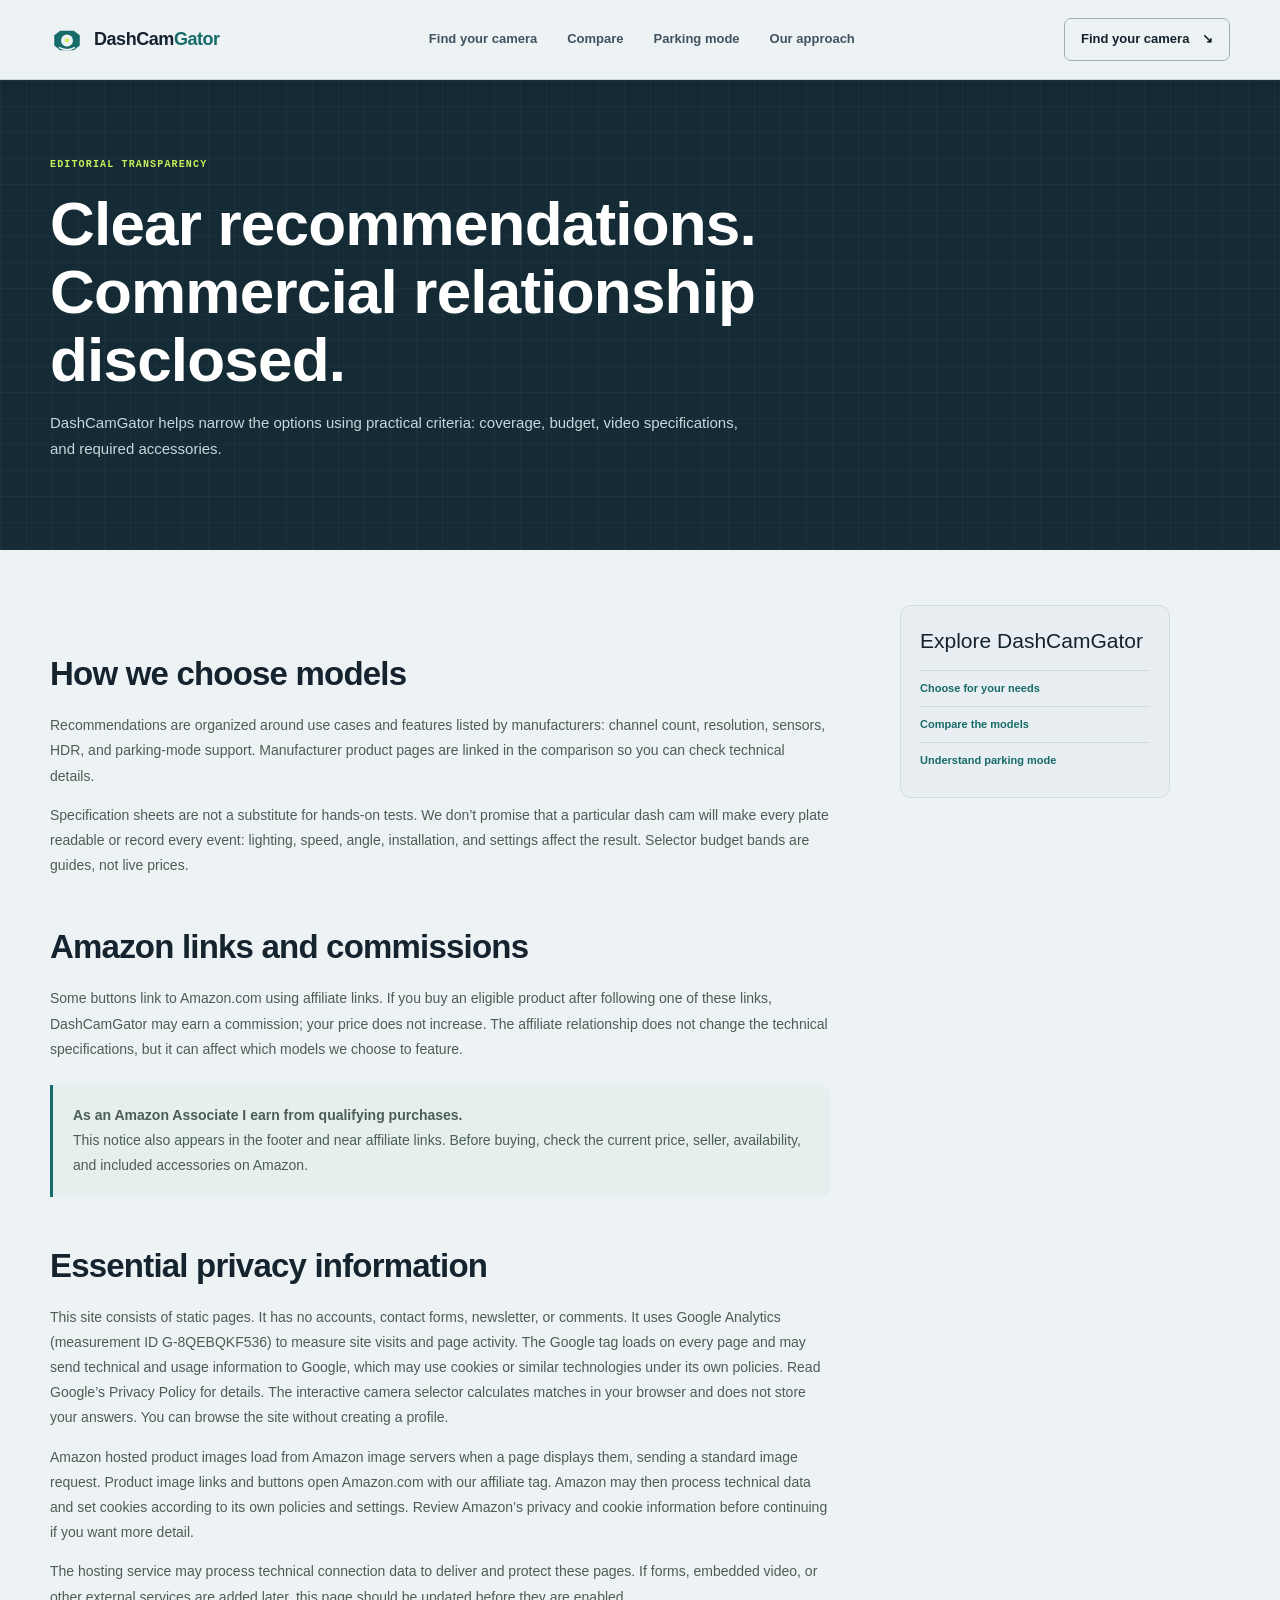
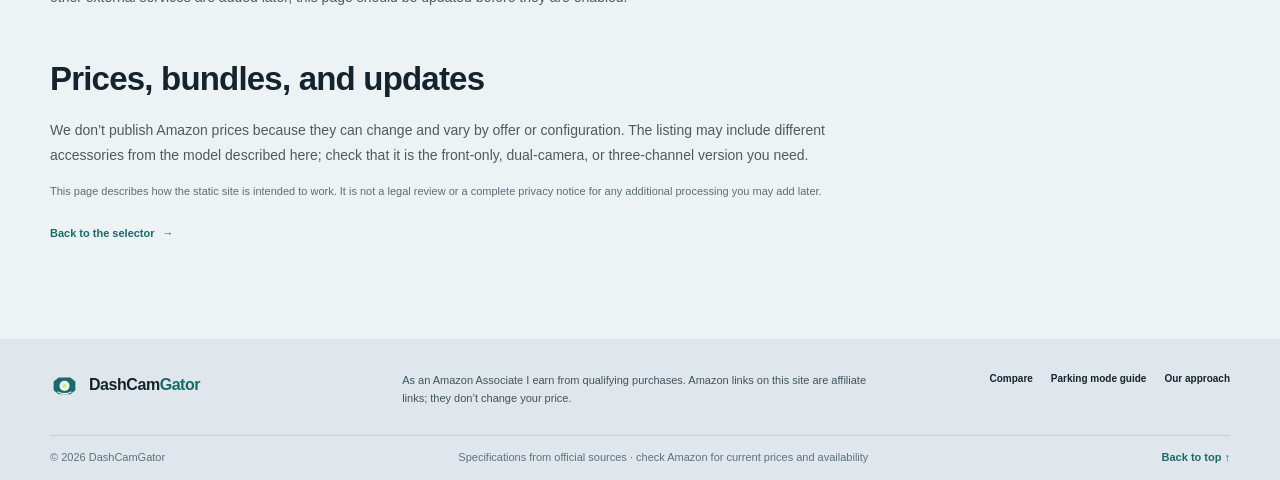
<file: transparency.html>
<!doctype html>
<html lang="en">
<head>
  <meta charset="utf-8"><meta name="viewport" content="width=device-width, initial-scale=1"><meta name="theme-color" content="#142a35">
  <title>Our Approach and Amazon Affiliates | DashCamGator</title>
  <meta name="description" content="How DashCamGator selects dash cams, how Amazon affiliate links work, and what tools this site uses.">
  <link rel="canonical" href="https://dashcamgator.com/transparency.html"><link rel="stylesheet" href="assets/site.css"><script src="assets/site.js" defer></script>
  <link rel="icon" href="/favicon.ico" sizes="16x16 32x32 48x48">
  <link rel="icon" href="/assets/favicon.svg" type="image/svg+xml" sizes="any">
  <link rel="apple-touch-icon" href="/assets/apple-touch-icon.png" sizes="180x180">
  <!-- Google tag (gtag.js) -->
  <script async src="https://www.googletagmanager.com/gtag/js?id=G-8QEBQKF536"></script>
  <script>
    window.dataLayer = window.dataLayer || [];
    function gtag(){dataLayer.push(arguments);}
    gtag('js', new Date());
    gtag('config', 'G-8QEBQKF536');
  </script>
</head>
<body>
  <a class="skip-link" href="#content">Skip to content</a>
  <header class="site-header"><a class="brand" href="index.html" aria-label="DashCamGator home"><span class="brand-mark" aria-hidden="true"><svg viewBox="0 0 40 40"><path d="M5 14.5 12 9h16l7 5.5v12L28 32H12l-7-5.5z"/><circle cx="20" cy="20.5" r="7"/><circle class="brand-pupil" cx="20" cy="20.5" r="2.5"/><path class="brand-smile" d="M11 29c5 3 13 3 18 0"/></svg></span><span>DashCam<span class="brand-accent">Gator</span></span></a><button class="menu-toggle" type="button" aria-expanded="false" aria-controls="site-nav">Menu</button><nav class="site-nav" id="site-nav" aria-label="Main navigation"><a href="index.html#chooser">Find your camera</a><a href="compare.html">Compare</a><a href="parking-mode.html">Parking mode</a><a href="transparency.html" aria-current="page">Our approach</a></nav><a class="header-cta" href="index.html#chooser">Find your camera <span aria-hidden="true">↘</span></a></header>
  <main id="content">
    <section class="article-hero"><div class="section-wrap"><p class="eyebrow">Editorial transparency</p><h1>Clear recommendations.<br>Commercial relationship disclosed.</h1><p>DashCamGator helps narrow the options using practical criteria: coverage, budget, video specifications, and required accessories.</p></div></section>
    <section class="article-body section-wrap"><div class="article-layout"><article class="article-main">
      <h2>How we choose models</h2><p>Recommendations are organized around use cases and features listed by manufacturers: channel count, resolution, sensors, HDR, and parking-mode support. Manufacturer product pages are linked in the comparison so you can check technical details.</p>
      <p>Specification sheets are not a substitute for hands-on tests. We don’t promise that a particular dash cam will make every plate readable or record every event: lighting, speed, angle, installation, and settings affect the result. Selector budget bands are guides, not live prices.</p>
      <h2>Amazon links and commissions</h2><p>Some buttons link to Amazon.com using affiliate links. If you buy an eligible product after following one of these links, DashCamGator may earn a commission; your price does not increase. The affiliate relationship does not change the technical specifications, but it can affect which models we choose to feature.</p>
      <p class="article-callout"><strong>As an Amazon Associate I earn from qualifying purchases.</strong><br>This notice also appears in the footer and near affiliate links. Before buying, check the current price, seller, availability, and included accessories on Amazon.</p>
      <h2>Essential privacy information</h2><p>This site consists of static pages. It has no accounts, contact forms, newsletter, or comments. It uses Google Analytics (measurement ID G-8QEBQKF536) to measure site visits and page activity. The Google tag loads on every page and may send technical and usage information to Google, which may use cookies or similar technologies under its own policies. Read <a href="https://policies.google.com/privacy">Google’s Privacy Policy</a> for details. The interactive camera selector calculates matches in your browser and does not store your answers. You can browse the site without creating a profile.</p>
      <p>Amazon hosted product images load from Amazon image servers when a page displays them, sending a standard image request. Product image links and buttons open Amazon.com with our affiliate tag. Amazon may then process technical data and set cookies according to its own policies and settings. Review Amazon’s privacy and cookie information before continuing if you want more detail.</p>
      <p>The hosting service may process technical connection data to deliver and protect these pages. If forms, embedded video, or other external services are added later, this page should be updated before they are enabled.</p>
      <h2>Prices, bundles, and updates</h2><p>We don’t publish Amazon prices because they can change and vary by offer or configuration. The listing may include different accessories from the model described here; check that it is the front-only, dual-camera, or three-channel version you need.</p>
      <p class="small-print">This page describes how the static site is intended to work. It is not a legal review or a complete privacy notice for any additional processing you may add later.</p>
      <p><a class="text-link" href="index.html#chooser">Back to the selector <span aria-hidden="true">→</span></a></p>
    </article><aside class="article-aside"><h3>Explore DashCamGator</h3><a href="index.html#chooser">Choose for your needs</a><a href="compare.html">Compare the models</a><a href="parking-mode.html">Understand parking mode</a></aside></div></section>
  </main>
  <footer class="site-footer"><div class="footer-top section-wrap"><a class="brand footer-brand" href="index.html"><span class="brand-mark" aria-hidden="true"><svg viewBox="0 0 40 40"><path d="M5 14.5 12 9h16l7 5.5v12L28 32H12l-7-5.5z"/><circle cx="20" cy="20.5" r="7"/><circle class="brand-pupil" cx="20" cy="20.5" r="2.5"/><path class="brand-smile" d="M11 29c5 3 13 3 18 0"/></svg></span><span>DashCam<span class="brand-accent">Gator</span></span></a><p class="footer-disclosure">As an Amazon Associate I earn from qualifying purchases. Amazon links on this site are affiliate links; they don’t change your price.</p><nav class="footer-links" aria-label="Footer links"><a href="compare.html">Compare</a><a href="parking-mode.html">Parking mode guide</a><a href="transparency.html">Our approach</a></nav></div><div class="footer-bottom section-wrap"><span>© <span data-year>2026</span> DashCamGator</span><span>Specifications from official sources · check Amazon for current prices and availability</span><a href="#content">Back to top ↑</a></div></footer>
</body>
</html>
</file>
<file: assets/site.css>
:root{--paper:#edf2f5;--paper-deep:#dfe7ec;--white:#fbfcfd;--ink:#14232d;--muted:#5c6d78;--green:#176b68;--green-dark:#142a35;--mint:#dcebea;--lime:#c9f05a;--yellow:#ffb84d;--line:#cbd6dc;--display:'Bahnschrift','Arial Narrow','Segoe UI',Arial,sans-serif;--sans:'Segoe UI','Aptos',Arial,sans-serif;--mono:'Consolas','SFMono-Regular','Cascadia Code',monospace;--wrap:1180px}*{box-sizing:border-box}html{scroll-behavior:smooth;scroll-padding-top:84px}body{margin:0;background:var(--paper);color:var(--ink);font-family:var(--sans);font-size:16px;line-height:1.55}a{color:inherit;text-decoration:none}button,select,input{font:inherit}button,a,select,input{accent-color:var(--green)}a:focus-visible,button:focus-visible,select:focus-visible,input:focus-visible{outline:3px solid #8cb93e;outline-offset:3px}.section-wrap{width:min(var(--wrap),calc(100% - 64px));margin-inline:auto}.skip-link{position:absolute;left:12px;top:-60px;background:var(--ink);color:white;padding:10px 15px;z-index:10}.skip-link:focus{top:12px}.site-header{height:80px;display:flex;align-items:center;justify-content:space-between;padding:0 max(32px,calc((100vw - var(--wrap))/2));border-bottom:1px solid var(--line);background:rgba(244,243,237,.94);position:sticky;top:0;z-index:5;backdrop-filter:blur(12px)}.brand{display:inline-flex;align-items:center;gap:10px;font-size:18px;font-weight:800;letter-spacing:-.7px;white-space:nowrap}.brand-mark{width:34px;height:34px;display:inline-flex}.brand-mark svg{width:100%;height:100%;fill:var(--green)}.brand-mark circle{fill:var(--paper)}.brand-mark .brand-pupil{fill:var(--lime)}.brand-mark .brand-smile{fill:none;stroke:var(--paper);stroke-width:1.5;stroke-linecap:round}.brand-accent{color:var(--green)}.site-nav{display:flex;align-items:center;gap:30px;font-size:13px;font-weight:700;color:#46534c}.site-nav a:hover,.footer-links a:hover{color:var(--green)}.header-cta{font-size:13px;font-weight:700;border:1px solid var(--ink);border-radius:999px;padding:10px 16px}.header-cta span{padding-left:9px}.menu-toggle{display:none;background:none;border:1px solid var(--line);border-radius:8px;padding:8px 12px}.hero{min-height:590px;display:grid;grid-template-columns:1fr 1fr;align-items:center;gap:54px;padding-block:58px 68px}.hero-copy{max-width:550px;padding-bottom:10px}.eyebrow{text-transform:uppercase;letter-spacing:1.6px;font-weight:800;font-size:10px;color:var(--green);margin:0 0 17px;display:flex;align-items:center;gap:9px}.eyebrow-dot{width:7px;height:7px;border-radius:50%;background:#8eb650;display:inline-block}.hero h1,.closing h2{font-family:var(--display);font-weight:500;font-size:clamp(46px,5vw,68px);line-height:1.01;letter-spacing:-2.1px;margin:0 0 21px;max-width:610px}.hero h1 em,.closing h2 em{font-weight:500;color:var(--green);font-style:italic}.hero-lead{font-size:17px;line-height:1.7;color:#5c675f;max-width:500px;margin:0 0 28px}.button{display:inline-flex;justify-content:center;align-items:center;gap:22px;border:0;border-radius:999px;padding:15px 21px;font-size:13px;font-weight:800;transition:transform .18s ease,background .18s ease;cursor:pointer}.button:hover{transform:translateY(-2px)}.button-dark{color:white;background:var(--ink)}.button-dark:hover{background:#2c4339}.button-green{color:white;background:var(--green)}.button-green:hover{background:var(--green-dark)}.button-light{background:var(--paper);color:var(--green-dark)}.hero-proof{margin-top:27px;color:var(--muted);font-size:12px;display:flex;align-items:center;gap:9px}.hero-proof span{font-size:16px;color:#82a54d}.hero-visual{height:420px;background:#e4e9df;border-radius:48% 48% 18px 18px;position:relative;overflow:hidden}.visual-sun{position:absolute;top:56px;right:84px;width:109px;height:109px;border-radius:50%;background:var(--yellow)}.hero-road{position:absolute;inset:auto 0 0;width:100%;height:83%}.camera-illustration{position:absolute;top:122px;left:50%;transform:translateX(-50%);height:128px;width:257px;border-radius:22px;background:linear-gradient(145deg,#334c40,#162b25);box-shadow:0 24px 44px #14372f38;display:flex;align-items:center;justify-content:space-evenly;border:1px solid #597364}.camera-illustration:before{content:"";position:absolute;width:122px;height:14px;top:-11px;background:#3f594b;border-radius:10px 10px 0 0}.camera-screen{width:79px;height:64px;border-radius:7px;background:#b2d3c2;display:flex;align-items:center;justify-content:center;border:5px solid #101a16;overflow:hidden}.camera-screen:before{content:"";width:100%;height:23px;align-self:flex-end;background:#4f8268}.camera-screen span{position:absolute;width:49px;height:2px;background:#f7e28d;transform:rotate(-16deg);margin-top:5px}.camera-lens{width:71px;height:71px;border:8px solid #0f1b16;background:radial-gradient(circle at 40% 40%,#9bbba1 0 7%,#47715b 8% 19%,#102820 20% 55%,#07130f 56%);border-radius:50%;box-shadow:0 0 0 2px #4d6857}.camera-status{position:absolute;right:18px;bottom:12px;width:5px;height:5px;border-radius:50%;background:#bde777;box-shadow:0 0 8px #bde777}.visual-caption{position:absolute;left:26px;bottom:24px;background:var(--white);border-radius:11px;padding:12px 15px;display:flex;align-items:center;gap:12px;box-shadow:0 8px 24px #17332915}.caption-icon{width:25px;height:25px;border-radius:50%;background:var(--lime);display:grid;place-items:center;color:var(--green);font-size:9px}.visual-caption strong,.visual-caption small{display:block}.visual-caption strong{font-size:11px}.visual-caption small{font-size:10px;color:var(--muted);margin-top:2px}.visual-coordinate{position:absolute;right:22px;top:22px;color:#5c7160;font-size:9px;letter-spacing:.8px;text-transform:uppercase}.quick-proof{border-top:1px solid var(--line);border-bottom:1px solid var(--line);padding-block:19px;display:grid;grid-template-columns:1fr 1fr 1fr 1.5fr;align-items:center;gap:20px}.quick-proof>div:not(.proof-note){display:flex;align-items:center;gap:12px}.proof-number{font-family:var(--display);font-size:24px;color:#85a56a}.quick-proof strong,.quick-proof small{display:block}.quick-proof strong{font-size:12px}.quick-proof small{color:var(--muted);font-size:10px;margin-top:2px}.proof-note{font-size:10px;color:var(--muted);border-left:1px solid var(--line);padding-left:22px;line-height:1.55}.chooser-section{background:var(--white);padding:87px 0 75px}.section-heading{display:flex;justify-content:space-between;align-items:end;gap:48px}.section-heading h2,.night-copy h2,.parking-inner h2,.article-hero h1,.article-section h2{font-family:var(--display);font-weight:500;letter-spacing:-1px;line-height:1.1}.section-heading h2{font-size:clamp(32px,3.7vw,46px);margin:0;max-width:620px}.section-heading>p{max-width:340px;font-size:13px;line-height:1.65;color:var(--muted);margin:0 0 5px}.chooser{margin-top:36px;padding:25px 27px 20px;border:1px solid var(--line);border-radius:16px;display:grid;grid-template-columns:repeat(4,1fr);gap:22px 18px;background:#fbfbf6}.form-step label{display:flex;gap:8px;align-items:center;color:#93a296;font-weight:800;font-size:10px;letter-spacing:.7px}.form-step label span{color:var(--ink);font-size:12px;letter-spacing:0}.form-step select{width:100%;height:46px;margin-top:11px;padding:0 34px 0 12px;border:1px solid var(--line);border-radius:8px;background:white;color:var(--ink);font-size:12px;font-weight:700}.form-step small,.parking-toggle small{display:block;color:var(--muted);font-size:10px;line-height:1.45;margin-top:8px}.parking-toggle{grid-column:span 2;display:flex;align-items:center;gap:13px;background:#eef3e9;border:1px solid #dae4d4;border-radius:9px;padding:11px 14px;cursor:pointer}.parking-toggle input{position:absolute;opacity:0;width:1px;height:1px}.toggle-mark{flex:0 0 19px;width:19px;height:19px;border:1px solid #a3b19f;border-radius:5px;background:white;display:grid;place-items:center}.parking-toggle input:checked+.toggle-mark{background:var(--green);border-color:var(--green)}.parking-toggle input:checked+.toggle-mark:after{content:"✓";color:white;font-size:12px;line-height:1}.parking-toggle input:focus-visible+.toggle-mark{outline:3px solid #8cb93e;outline-offset:3px}.parking-toggle strong{font-size:11px}.parking-toggle small{margin-top:1px}.form-submit{grid-column:span 2;display:flex;align-items:center;justify-content:flex-end;gap:12px}.form-submit .button{padding:13px 17px}.form-submit>span{max-width:130px;color:var(--muted);font-size:9px;line-height:1.4}.recommendation-head{display:flex;justify-content:space-between;align-items:end;margin:55px 0 21px}.recommendation-head .eyebrow{margin-bottom:7px}.recommendation-head h3{font-family:var(--display);font-size:30px;font-weight:500;letter-spacing:-.5px;margin:0}.result-count{font-size:10px;color:var(--green);background:var(--mint);border-radius:999px;padding:6px 11px;margin-bottom:3px}.product-grid{display:grid;grid-template-columns:repeat(3,1fr);gap:15px}.product-card{position:relative;border:1px solid var(--line);border-radius:14px;background:#fff;padding:19px 19px 18px;display:flex;flex-direction:column;min-height:405px;overflow:hidden}.product-card.is-best{border-color:#88a77b;box-shadow:0 10px 28px #2544330b}.product-card.is-best:before{content:"Closest match";position:absolute;top:0;left:0;right:0;background:var(--green);color:white;padding:7px 18px;font-size:10px;font-weight:800;letter-spacing:.25px}.product-card.is-best .product-card-top{margin-top:22px}.product-card-top{display:flex;align-items:start;justify-content:space-between;gap:12px}.product-badge{font-size:9px;color:var(--green);background:#edf3e9;padding:5px 8px;border-radius:999px;font-weight:800}.camera-mini{width:43px;height:28px;border-radius:6px;background:#213a30;position:relative;flex-shrink:0;margin-top:2px}.camera-mini:before{content:"";position:absolute;right:7px;top:6px;width:12px;height:12px;border:3px solid #0a1712;border-radius:50%;background:#639778}.camera-mini:after{content:"";position:absolute;left:5px;top:6px;width:13px;height:12px;border-radius:2px;background:#98bfa2}.channels-label{margin:17px 0 5px;color:var(--muted);font-size:9px;text-transform:uppercase;letter-spacing:1px;font-weight:800}.product-card h4{font-family:var(--display);font-size:22px;line-height:1.15;font-weight:500;letter-spacing:-.4px;margin:0 0 11px}.product-summary{color:#59665d;font-size:11px;line-height:1.58;margin:0 0 14px;min-height:52px}.spec-pills{display:flex;gap:6px;flex-wrap:wrap;margin-bottom:14px}.spec-pills span{font-size:9px;color:#45564a;border:1px solid #e1e5dc;border-radius:999px;padding:5px 8px}.product-verdict{border-top:1px solid #e9eae4;padding-top:12px;margin-top:auto}.product-verdict strong{font-size:10px;display:block;margin-bottom:4px}.product-verdict p{font-size:10px;line-height:1.45;color:var(--muted);margin:0}.affiliate-note{font-size:9px;color:#66716a;margin:13px 0 8px}.product-link{display:flex;justify-content:space-between;align-items:center;background:var(--ink);color:white;border-radius:7px;padding:11px 12px;font-size:10px;font-weight:800}.product-link:hover{background:var(--green)}.product-link span{font-size:14px}.under-results{font-size:10px;color:var(--muted);margin:15px 0 39px}.compare-strip{display:flex;align-items:center;gap:17px;background:#f0f1e9;border-radius:12px;padding:17px 20px}.compare-icon{width:36px;height:36px;border-radius:50%;background:var(--lime);display:grid;place-items:center;font-size:19px;color:var(--green);flex-shrink:0}.compare-strip p{font-size:11px;line-height:1.55;color:#59665d;margin:0;flex:1}.compare-strip strong{color:var(--ink)}.compare-strip>a{font-size:11px;font-weight:800;color:var(--green);white-space:nowrap}.compare-strip>a span{margin-left:7px}.night-section{display:grid;grid-template-columns:1fr 1fr;gap:76px;align-items:center;padding-block:93px}.night-illustration{height:300px;border-radius:17px;background:#1f3831;position:relative;overflow:hidden;background-image:linear-gradient(130deg,transparent 50%,#294d40 50%)}.night-illustration:before{content:"";position:absolute;left:0;right:0;bottom:0;height:55px;background:#15271f;transform:skewY(-8deg);transform-origin:left}.moon{position:absolute;width:51px;height:51px;border-radius:50%;background:#f4e7a3;right:50px;top:44px;box-shadow:0 0 54px #f4e7a340}.night-line{position:absolute;height:1px;background:#6e9381;left:-18px;right:-10px;transform:rotate(-10deg)}.line-one{top:129px}.line-two{top:162px;opacity:.55}.night-car{position:absolute;bottom:66px;left:27%;width:200px;height:48px;background:#203f34;clip-path:polygon(8% 40%,22% 10%,62% 10%,79% 40%,97% 50%,100% 85%,0 85%,0 53%);filter:drop-shadow(0 5px 5px #0c1611)}.night-car:after{content:"";position:absolute}.night-beam{position:absolute;bottom:85px;left:54%;width:260px;height:63px;background:linear-gradient(90deg,#f8e49b33,transparent);clip-path:polygon(0 42%,100% 0,100% 100%,0 58%)}.night-label{position:absolute;left:20px;top:20px;color:#b9d0c0;border:1px solid #789284;border-radius:999px;padding:7px 10px;font-size:9px;letter-spacing:.4px}.night-copy h2{font-size:39px;margin:0 0 18px}.night-copy>p:not(.eyebrow){font-size:13px;line-height:1.8;color:var(--muted);max-width:480px}.text-link{display:inline-flex;align-items:center;gap:8px;font-size:11px;font-weight:800;color:var(--green);margin-top:8px}.parking-callout{background:var(--green-dark);color:white;padding:42px 0}.parking-inner{display:grid;grid-template-columns:55px 1fr auto;align-items:center;gap:23px}.parking-symbol{height:48px;width:48px;border:1px solid #739080;border-radius:50%;display:grid;place-items:center;color:var(--lime);font-family:var(--display);font-size:24px}.parking-inner .eyebrow{color:var(--lime);margin-bottom:9px}.parking-inner h2{font-size:29px;margin:0 0 8px}.parking-inner p:not(.eyebrow){font-size:11px;color:#d1ddd4;margin:0;max-width:650px}.parking-inner .button{margin-left:18px}.closing{text-align:center;padding-block:94px 101px}.closing .eyebrow{justify-content:center}.closing h2{font-size:51px;margin:0 auto 18px}.closing>p:not(.eyebrow){font-size:13px;color:var(--muted);max-width:445px;margin:0 auto 25px}.site-footer{background:#e9e9e1}.footer-top{display:grid;grid-template-columns:1fr 1.5fr 1fr;gap:35px;align-items:start;padding-block:32px 27px}.footer-brand{font-size:16px}.footer-brand .brand-mark{width:29px;height:29px}.footer-disclosure{font-size:10px;line-height:1.6;color:#46534c;margin:1px 0}.footer-links{display:flex;justify-content:flex-end;gap:18px;font-size:10px;font-weight:700;flex-wrap:wrap}.footer-bottom{border-top:1px solid #d4d7cd;padding-block:13px;display:flex;justify-content:space-between;gap:14px;color:#717b72;font-size:9px}.footer-bottom a{color:var(--green);font-weight:700}.article-hero{background:var(--green-dark);color:white;padding:77px 0 74px}.article-hero .eyebrow{color:var(--lime)}.article-hero h1{font-size:clamp(42px,5vw,62px);max-width:810px;margin:0 0 16px}.article-hero>div>p:not(.eyebrow){max-width:700px;color:#d8e3db;font-size:15px;line-height:1.7}.article-body{padding-block:55px 80px}.article-layout{display:grid;grid-template-columns:minmax(0,760px) 270px;gap:70px;align-items:start}.article-main p,.article-main li{font-size:14px;color:#4e5d53;line-height:1.8}.article-main h2{font-size:33px;margin:43px 0 13px}.article-main h3{font-size:18px;margin:27px 0 8px}.article-main ul{padding-left:21px}.article-main li{padding-left:4px;margin:7px 0}.article-callout{padding:18px 20px;border-left:3px solid #8fae61;background:#edf2e8;border-radius:0 9px 9px 0;margin:23px 0;color:#42574a;font-size:12px;line-height:1.7}.article-aside{position:sticky;top:106px;background:#eeefe8;border-radius:11px;padding:19px}.article-aside h3{font-family:var(--display);font-size:21px;font-weight:500;margin:0 0 12px}.article-aside a{display:block;font-size:11px;font-weight:700;color:var(--green);padding:9px 0;border-top:1px solid #d9ddd3}.comparison-wrap{overflow-x:auto;border:1px solid var(--line);border-radius:12px;background:white;margin:22px 0}.comparison-table{width:100%;border-collapse:collapse;min-width:770px}.comparison-table th,.comparison-table td{text-align:left;vertical-align:top;padding:14px 15px;border-bottom:1px solid #e7e9e2;font-size:11px;line-height:1.55}.comparison-table th{background:#eff2e9;color:#385042;font-size:10px;letter-spacing:.3px}.comparison-table td:first-child{font-weight:800;color:var(--ink);min-width:135px}.comparison-table tr:last-child td{border-bottom:0}.source-list a{color:var(--green);text-decoration:underline;text-underline-offset:3px}.small-print{font-size:11px!important;color:var(--muted)!important}.pending-info{display:block;border:1px dashed #9c6b33;background:#fff5e7;color:#6a4823;border-radius:8px;padding:12px 14px;font-size:12px;line-height:1.6;margin:20px 0}.article-main .notice-title{font-size:13px;font-weight:800;color:var(--ink)}@media(max-width:950px){.site-header{padding-inline:24px}.site-nav{gap:16px}.hero{gap:28px;min-height:520px}.hero-visual{height:360px}.quick-proof{grid-template-columns:1fr 1fr}.proof-note{grid-column:span 2;padding:10px 0 0;border-left:0;border-top:1px solid var(--line)}.chooser{grid-template-columns:repeat(2,1fr)}.product-grid{grid-template-columns:repeat(2,1fr)}.product-card:last-child:nth-child(odd){grid-column:span 2;min-height:330px}.night-section{gap:40px}.parking-inner{grid-template-columns:48px 1fr}.parking-inner .button{grid-column:2;margin:0;justify-self:start}.footer-top{grid-template-columns:1fr 1.4fr}.footer-links{grid-column:span 2;justify-content:flex-start}.article-layout{grid-template-columns:minmax(0,1fr) 220px;gap:35px}}@media(max-width:700px){.section-wrap{width:min(100% - 36px,var(--wrap))}.site-header{height:68px;padding-inline:18px}.brand{font-size:16px}.brand-mark{width:29px;height:29px}.header-cta{display:none}.menu-toggle{display:block;font-size:11px;font-weight:700}.site-nav{display:none;position:absolute;top:67px;left:0;right:0;background:var(--paper);padding:12px 20px 18px;border-bottom:1px solid var(--line);flex-direction:column;align-items:stretch;gap:0}.site-nav.is-open{display:flex}.site-nav a{padding:11px 0;border-bottom:1px solid var(--line)}.site-nav a:last-child{border:0}.hero{grid-template-columns:1fr;gap:30px;padding-block:49px 42px}.hero h1{font-size:48px;max-width:500px}.hero-lead{font-size:15px}.hero-visual{height:310px}.visual-sun{width:80px;height:80px;right:49px;top:36px}.camera-illustration{top:89px;transform:translateX(-50%) scale(.84)}.visual-caption{left:14px;bottom:14px}.visual-coordinate{top:15px;right:13px;font-size:8px}.quick-proof{gap:15px 10px;padding-block:17px}.quick-proof>div:not(.proof-note){gap:8px}.proof-number{font-size:19px}.quick-proof strong{font-size:10px}.quick-proof small{font-size:9px}.proof-note{font-size:9px;grid-column:span 2}.chooser-section{padding:59px 0 52px}.section-heading{display:block}.section-heading h2{font-size:37px}.section-heading>p{margin-top:13px;font-size:12px}.chooser{grid-template-columns:1fr;padding:18px;gap:17px;margin-top:24px}.form-step select{height:44px}.parking-toggle,.form-submit{grid-column:span 1}.form-submit{justify-content:flex-start;flex-wrap:wrap}.form-submit>span{max-width:120px}.recommendation-head{margin-top:39px}.recommendation-head h3{font-size:26px}.product-grid{grid-template-columns:1fr}.product-card:last-child:nth-child(odd){grid-column:auto;min-height:405px}.product-card{min-height:405px}.compare-strip{align-items:flex-start;flex-wrap:wrap;padding:15px}.compare-strip p{min-width:calc(100% - 60px)}.compare-strip>a{margin-left:53px}.night-section{grid-template-columns:1fr;gap:27px;padding-block:60px}.night-illustration{height:240px}.night-copy h2{font-size:34px}.parking-callout{padding:31px 0}.parking-inner{grid-template-columns:39px 1fr;gap:15px}.parking-symbol{height:38px;width:38px}.parking-inner h2{font-size:25px}.parking-inner p:not(.eyebrow){font-size:10px}.parking-inner .button{grid-column:2;margin-top:5px}.closing{padding-block:68px}.closing h2{font-size:43px}.footer-top{grid-template-columns:1fr;gap:17px;padding-block:27px 20px}.footer-links{grid-column:auto;justify-content:flex-start;gap:15px}.footer-bottom{flex-wrap:wrap;justify-content:flex-start}.footer-bottom span:nth-child(2){order:3;width:100%}.article-hero{padding:56px 0}.article-hero h1{font-size:43px}.article-hero>div>p:not(.eyebrow){font-size:13px}.article-body{padding-block:37px 58px}.article-layout{grid-template-columns:1fr;gap:25px}.article-aside{position:static;order:-1}.article-main h2{font-size:29px;margin-top:34px}.article-main p,.article-main li{font-size:13px}.comparison-wrap{margin-inline:-3px}.comparison-table th,.comparison-table td{padding:12px}.pending-info{font-size:11px}}@media(prefers-reduced-motion:reduce){html{scroll-behavior:auto}*,*:before,*:after{transition:none!important;animation:none!important}}
.visually-hidden{position:absolute!important;width:1px!important;height:1px!important;padding:0!important;margin:-1px!important;overflow:hidden!important;clip:rect(0,0,0,0)!important;white-space:nowrap!important;border:0!important}.budget-warning{margin:0 0 16px}
.product-extra{padding:10px 0 12px;margin-bottom:10px;border-top:1px solid #e9eae4}.product-extra p{font-size:9px;line-height:1.5;color:#657168;margin:0 0 5px}.product-extra p:last-child{margin-bottom:0}.product-extra strong{color:#36473d}
.hero-pick{max-width:475px;border-left:3px solid #9fbd75;background:#ebeee5;padding:12px 15px;margin:0 0 17px}.hero-pick-label{font-size:8px;letter-spacing:1.2px;font-weight:800;color:#4e765e}.hero-pick p{font-size:11px;line-height:1.55;margin:5px 0 4px;color:#526056}.hero-pick p strong{color:#1e3027}.hero-pick a{font-size:10px;font-weight:800;color:#215d47}.hero-pick a span{margin-left:6px}.hero-pick small{display:block;font-size:8px;color:#727d73;margin-top:4px}.hero .button{padding:13px 19px}.hero-proof{margin-top:14px}@media(max-width:700px){.hero-pick{max-width:100%;margin-bottom:14px}.hero-proof{margin-top:14px}}

/* DashCamGator automotive / tech visual system */
body { background: var(--paper); color: var(--ink); }
button, select, input { accent-color: var(--green); }
a:focus-visible, button:focus-visible, select:focus-visible, input:focus-visible {
  outline-color: #bf7b20;
  outline-offset: 3px;
}
.site-header {
  background: rgba(237, 242, 245, .96);
  border-bottom-color: var(--line);
  box-shadow: 0 4px 18px rgba(20, 42, 53, .045);
}
.brand { letter-spacing: -.45px; }
.brand-accent { color: var(--green); }
.site-nav { color: #40535e; }
.site-nav a:hover, .footer-links a:hover { color: var(--green); }
.header-cta, .menu-toggle {
  border-color: #9eafb8;
  border-radius: 7px;
  transition: background .18s ease, color .18s ease, border-color .18s ease;
}
.header-cta:hover { background: var(--green-dark); border-color: var(--green-dark); color: white; }
.eyebrow, .hero-pick-label, .form-step label, .channels-label,
.product-badge, .affiliate-note, .visual-coordinate, .night-label {
  font-family: var(--mono);
}
.eyebrow { letter-spacing: 1.15px; color: var(--green); }
.hero h1, .closing h2, .section-heading h2, .night-copy h2,
.parking-inner h2, .article-hero h1, .article-section h2, .article-main h2,
.article-main h3, .recommendation-head h3 {
  font-family: var(--display);
  letter-spacing: -.8px;
}
.hero h1, .closing h2 { font-weight: 750; letter-spacing: -1.7px; }
.hero h1 em, .closing h2 em { color: var(--green); font-style: normal; font-weight: 750; }
.hero-lead { color: #52636e; }
.hero-pick {
  background: #e1e9e9;
  border: 1px solid #c6d6d6;
  border-left: 4px solid var(--lime);
  border-radius: 7px;
  padding: 13px 16px;
}
.hero-pick-label { color: #426b69; }
.hero-pick p { color: #53656e; }
.hero-pick p strong { color: var(--ink); }
.hero-pick a { color: var(--green); }
.hero-visual {
  border: 1px solid #314b56;
  border-radius: 16px;
  background-color: #172d37;
  background-image:
    linear-gradient(rgba(190, 211, 217, .055) 1px, transparent 1px),
    linear-gradient(90deg, rgba(190, 211, 217, .055) 1px, transparent 1px),
    radial-gradient(circle at 76% 18%, #3a514b 0, transparent 30%);
  background-size: 28px 28px, 28px 28px, 100% 100%;
  box-shadow: 0 20px 48px rgba(20, 42, 53, .12);
}
.visual-sun { background: var(--yellow); box-shadow: 0 0 45px rgba(255, 184, 77, .22); }
.camera-illustration {
  background: linear-gradient(145deg, #536872, #14252e 68%);
  border-color: #82969b;
  box-shadow: 0 24px 44px rgba(0, 0, 0, .35);
}
.camera-illustration:before { background: #6d8188; }
.camera-screen { background: #c3e8df; }
.camera-screen:before { background: #2c7770; }
.camera-screen span { background: #ffd27e; }
.camera-lens {
  background: radial-gradient(circle at 40% 40%, #c9f3ff 0 7%, #5599a2 8% 19%, #173744 20% 55%, #07151b 56%);
  box-shadow: 0 0 0 2px #78939a, 0 0 22px rgba(93, 188, 199, .18);
}
.camera-status { background: var(--lime); box-shadow: 0 0 10px var(--lime); }
.visual-caption { border: 1px solid rgba(255,255,255,.6); border-radius: 8px; }
.caption-icon { background: var(--lime); }
.visual-coordinate { color: #bbced0; }
.button {
  border-radius: 7px;
  letter-spacing: .1px;
}
.button-dark { background: var(--green-dark); }
.button-dark:hover { background: #244552; }
.button-green { background: var(--green); }
.button-green:hover { background: #115451; }
.button-light { background: var(--lime); color: #1a3031; }
.button-light:hover { background: #d8f988; }
.quick-proof { border-color: var(--line); }
.proof-number { color: var(--green); }
.proof-note { border-left-color: var(--line); }
.chooser-section { background: #f7f9fa; }
.section-heading h2 { color: var(--ink); }
.section-heading > p { color: var(--muted); }
.chooser {
  border-color: #cbd7dc;
  border-radius: 10px;
  background: #eef3f5;
  box-shadow: 0 12px 35px rgba(20, 42, 53, .045);
}
.form-step label { color: var(--muted); letter-spacing: .25px; }
.form-step label span { color: var(--ink); font-family: var(--sans); }
.form-step select {
  border: 1px solid #b9c8cf;
  border-radius: 7px;
  background: #fff;
  color: var(--ink);
}
.form-step select:hover { border-color: var(--green); }
.form-step small { color: var(--muted); }
.parking-toggle { border-color: #c4d2d8; border-radius: 8px; background: #f9fbfc; }
.toggle-mark { border-color: #8da2aa; }
.parking-toggle input:checked + .toggle-mark { background: var(--green); border-color: var(--green); }
.parking-toggle input:focus-visible + .toggle-mark { outline-color: #bf7b20; }
.form-submit > span { color: var(--muted); }
.recommendation-head { border-bottom-color: var(--line); }
.recommendation-head .eyebrow { color: var(--green); }
.result-count { border: 1px solid #b9ceca; border-radius: 5px; background: var(--mint); color: #225c58; font-family: var(--mono); }
.product-card {
  border: 1px solid #c8d4da;
  border-radius: 11px;
  background: var(--white);
  box-shadow: 0 8px 24px rgba(20, 42, 53, .055);
}
.product-card.is-best {
  border-color: #8db1aa;
  box-shadow: 0 12px 32px rgba(23, 107, 104, .12);
}
.product-badge { border-radius: 4px; background: #e5eef0; color: #355a60; letter-spacing: -.1px; }
.channels-label { color: var(--muted); letter-spacing: .15px; }
.product-summary { color: #52636e; }
.spec-pills span { border: 1px solid #d2e1e2; border-radius: 4px; background: #edf5f4; color: #315e5d; }
.product-extra { border-top-color: #d7e0e4; }
.product-verdict { border-left-color: var(--lime); background: #f0f5e5; }
.product-link {
  font-size: 12px;
  border: 1px solid var(--lime);
  border-radius: 6px;
  background: var(--lime);
  color: #193032;
}
.product-link:hover { background: #daf887; border-color: #daf887; }
.affiliate-note { color: var(--muted); }
.compare-strip { border: 1px solid #cbd9dc; border-radius: 9px; background: #e7efef; }
.compare-icon { color: var(--green); }
.night-section {
  padding: 34px;
  border: 1px solid #294650;
  border-radius: 15px;
  background: #142a35;
  color: #f2f6f7;
  box-shadow: 0 18px 40px rgba(20, 42, 53, .12);
}
.night-illustration { border: 1px solid #35545e; border-radius: 10px; background: #1b343e; }
.night-copy .eyebrow { color: var(--lime); }
.night-copy h2 { color: #f5f8f8; }
.night-copy > p:not(.eyebrow) { color: #bdcbd0; }
.night-label { border-color: #769097; color: #e2ecec; background: rgba(20,42,53,.55); }
.night-beam { background: linear-gradient(135deg, rgba(255,184,77,.25), transparent); }
.text-link { color: var(--green); }
.night-copy .text-link { color: var(--lime); }
.parking-callout { background: var(--green-dark); }
.parking-inner .eyebrow { color: var(--lime); }
.parking-symbol { border-color: #66818a; color: var(--lime); }
.closing h2 { color: var(--ink); }
.site-footer { background: #dfe7ec; }
.footer-disclosure { color: #40535e; }
.footer-bottom { border-top-color: #c5d1d7; color: #5e707a; }
.footer-bottom a { color: var(--green); }
.article-hero {
  background-color: var(--green-dark);
  background-image: linear-gradient(rgba(179, 208, 209, .045) 1px, transparent 1px), linear-gradient(90deg, rgba(179, 208, 209, .045) 1px, transparent 1px);
  background-size: 26px 26px;
}
.article-hero .eyebrow { color: var(--lime); }
.article-hero h1 { font-weight: 750; }
.article-hero > div > p:not(.eyebrow) { color: #c9d7dc; }
.article-aside { border: 1px solid #d1dce0; background: #e8eef1; }
.article-aside a { color: var(--green); border-top-color: #d0dce1; }
.article-callout { border-left-color: var(--green); background: #e5efee; color: #405b5d; }
.comparison-wrap { border-color: #cbd6dc; border-radius: 9px; }
.comparison-table th { background: #e4eded; color: #264f52; }
.comparison-table th, .comparison-table td { border-bottom-color: #e0e7ea; }
.comparison-table a { color: var(--green); text-decoration: underline; text-underline-offset: 3px; }
.source-list a { color: var(--green); }
.pending-info { border-color: #d6a14f; background: #fff5e5; color: #76501b; }
.product-summary { font-size: 13px; line-height: 1.6; }
.product-extra p { color: #52636e; font-size: 12px; line-height: 1.6; }
.product-verdict p { font-size: 12px; line-height: 1.55; }
.affiliate-note { font-size: 11px; line-height: 1.5; }
.chooser-context { margin: 0 0 18px; font-size: 12px; }
.chooser-context span { display: inline-block; margin-top: 7px; color: var(--muted); }
.recommendation-group > h4 { margin: 0 0 12px; font-family: var(--display); font-size: 19px; font-weight: 600; }
.coverage-alternatives { margin-top: 28px; padding-top: 22px; border-top: 1px solid var(--line); }
.coverage-alternatives > p { margin: -4px 0 14px; color: var(--muted); font-size: 12px; }

/* Answer-first homepage for visitors arriving from a recommendation link. */
.hero.hero-answer {
  min-height: 0;
  grid-template-columns: minmax(0, 1.08fr) minmax(330px, .82fr);
  gap: 40px;
  padding-block: 38px 34px;
}
.hero-answer .hero-copy { max-width: 650px; padding-bottom: 0; }
.hero-answer h1 { max-width: 650px; font-size: clamp(39px, 4.4vw, 58px); line-height: 1.03; }
.hero-answer .hero-lead { max-width: 630px; margin-bottom: 19px; font-size: 14px; line-height: 1.65; }
.hero-actions { display: flex; flex-wrap: wrap; align-items: center; gap: 12px 18px; }
.hero-actions .button { padding: 12px 16px; font-size: 11px; }
.hero-secondary { color: var(--green); font-size: 11px; font-weight: 800; }
.hero-secondary span { margin-left: 5px; }
.hero-answer .hero-proof { margin-top: 15px; font-size: 10px; }
.hero-answer-pick {
  width: 100%;
  max-width: none;
  margin: 0;
  padding: 22px 24px;
  border: 1px solid #b8cbd0;
  border-left: 4px solid var(--lime);
  border-radius: 10px;
  background: #e4eded;
  box-shadow: 0 14px 36px rgba(20, 42, 53, .08);
}
.hero-answer-pick .hero-pick-title { margin: 11px 0 8px; color: var(--ink); font-size: 18px; line-height: 1.3; }
.hero-answer-pick > p:not(.hero-pick-title) { margin: 0 0 12px; color: var(--ink); font-size: 14px; font-weight: 800; line-height: 1.55; }
.hero-answer-pick > p > span { color: var(--muted); font-size: 11px; font-weight: 600; }
.hero-answer-pick .hero-pick-tradeoff { color: #52636e!important; font-size: 11px!important; font-weight: 500!important; }
.hero-answer-pick .button { width: 100%; justify-content: space-between; padding: 12px 13px; font-size: 11px; }
.hero-answer-pick .button-green { color: var(--white); }
.hero-answer-pick small { margin-top: 8px; font-size: 9px; line-height: 1.5; }
.quick-starts { padding-block: 23px 68px; }
.quick-starts-heading { display: flex; align-items: end; gap: 17px; margin-bottom: 17px; }
.quick-starts-heading .eyebrow { margin: 0 0 7px; }
.quick-starts-heading h2 { margin: 0; font-family: var(--display); font-size: 25px; font-weight: 600; letter-spacing: -.5px; }
.quick-starts-heading > a { margin-left: auto; color: var(--green); font-size: 10px; font-weight: 800; white-space: nowrap; }
.quick-start-grid { display: grid; grid-template-columns: repeat(4, minmax(0,1fr)); gap: 12px; }
.quick-start-card { display: flex; flex-direction: column; min-height: 260px; padding: 17px 16px 15px; border: 1px solid var(--line); border-radius: 9px; background: var(--white); }
.quick-start-kicker { color: var(--green); font-family: var(--mono); font-size: 9px; font-weight: 800; letter-spacing: .35px; }
.quick-start-card h3 { margin: 9px 0 7px; font-family: var(--display); font-size: 19px; font-weight: 600; line-height: 1.2; }
.quick-start-card p { margin: 0 0 9px; color: #52636e; font-size: 13px; line-height: 1.55; }
.quick-start-card p strong { color: var(--ink); }
.quick-start-card .quick-start-tradeoff { margin-bottom: 13px; color: #53696d; font-size: 12px; }
.quick-start-link { margin-top: auto; padding-top: 11px; border-top: 1px solid #d7e0e4; color: var(--green); font-size: 12px; font-weight: 800; line-height: 1.45; }
.quick-start-link span { margin-left: 4px; }
.quick-start-secondary { margin-top: 7px; color: var(--green); font-size: 11px; font-weight: 700; text-decoration: underline; text-underline-offset: 3px; }
.quick-start-card small { margin-top: 5px; color: var(--muted); font-size: 11px; line-height: 1.5; }
.product-photo-link {
  display: flex;
  align-items: center;
  justify-content: center;
  overflow: hidden;
  border: 1px solid #d2dee3;
  border-radius: 8px;
  background: linear-gradient(145deg, #e7eff2, #fbfcfd 68%);
  transition: border-color .18s ease, transform .18s ease;
}
.product-photo-link:hover { border-color: #7ca7a6; transform: translateY(-1px); }
.product-photo-link:focus-visible { outline: 3px solid #bf7b20; outline-offset: 3px; }
.product-photo-link img { display: block; min-width: 0; min-height: 0; width: 100%; height: 100%; object-fit: contain; }
.product-photo-link.is-unavailable { flex-direction: column; gap: 6px; }
.product-photo-link.is-unavailable img { display: none; }
.product-photo-link.is-unavailable::before { content: ""; width: 40px; height: 40px; background: url('/assets/favicon.svg') center / contain no-repeat; }
.product-photo-link.is-unavailable::after { content: "Photo unavailable"; color: var(--muted); font-size: 12px; }
.parking-table-photo.is-unavailable::before { width: 28px; height: 28px; }
.parking-table-photo.is-unavailable::after { content: none; }
.hero-product-photo { height: 148px; margin: 11px 0 15px; padding: 8px; }
.quick-start-photo { height: 126px; margin-bottom: 14px; padding: 8px; }
.result-product-photo { height: 152px; margin-bottom: 13px; padding: 8px; }
.guide-product-photo { width: min(100%, 480px); height: 230px; margin: 14px 0; padding: 12px; }
.parking-table-photo { width: 78px; height: 60px; margin-bottom: 7px; padding: 3px; }
.parking-table-photo img { mix-blend-mode: multiply; }
.comparison-table .parking-camera { font-weight: 800; }
@media(max-width:700px) {
  .hero-product-photo { height: 132px; }
  .quick-start-photo { height: 145px; }
  .result-product-photo { height: 178px; }
  .guide-product-photo { height: 190px; }
  .hero-secondary, .quick-starts-heading > a, .quick-start-secondary { display: inline-flex; align-items: center; min-height: 44px; font-size: 12px; }
  .quick-start-link { min-height: 44px; }
}
@media(max-width:950px) {
  .hero.hero-answer { grid-template-columns: minmax(0,1fr) minmax(285px,.9fr); gap: 25px; padding-block: 32px 25px; }
  .hero-answer h1 { font-size: clamp(37px,5vw,48px); }
  .hero-answer-pick { padding: 18px; }
  .quick-start-grid { grid-template-columns: repeat(2,minmax(0,1fr)); }
  .quick-start-card { min-height: 235px; }
}
@media(max-width:700px) {
  .hero.hero-answer { grid-template-columns: 1fr; gap: 15px; padding-block: 27px 18px; }
  .hero-answer h1 { max-width: 540px; margin-bottom: 12px; font-size: clamp(37px,10vw,44px); }
  .hero-answer .hero-lead { margin-bottom: 14px; font-size: 13px; }
  .hero-actions { gap: 10px 13px; }
  .hero-actions .button { padding: 11px 13px; }
  .hero-answer .hero-proof { margin-top: 11px; font-size: 9px; }
  .hero-answer-pick { padding: 16px; }
  .hero-answer-pick .hero-pick-title { margin-top: 7px; font-size: 16px; }
  .hero-answer-pick > p:not(.hero-pick-title) { font-size: 12px; }
  .quick-starts { padding-block: 19px 48px; }
  .quick-starts-heading { display: block; }
  .quick-starts-heading h2 { font-size: 23px; }
  .quick-starts-heading > a { display: inline-flex; margin: 8px 0 0; }
  .quick-start-grid { grid-template-columns: 1fr; gap: 9px; }
  .quick-start-card { min-height: 0; padding: 14px; }
  .quick-start-card h3 { font-size: 17px; }
  .quick-start-card p { font-size: 13px; }
  .quick-start-link { margin-top: 2px; }
}
.form-step small { font-size: 11px; line-height: 1.5; }
.form-submit > span { font-size: 11px; }
.hero-pick small { color: var(--muted); font-size: 11px; line-height: 1.5; }
.proof-note, .quick-proof small, .footer-disclosure, .footer-bottom { font-size: 11px; }
.channels-label, .product-badge { font-size: 10px; }

@media (max-width: 700px) {
  .night-section { padding: 28px 20px; }
}
.error-heading { color: var(--ink); font-family: var(--display); font-size: clamp(44px,7vw,72px); font-weight: 750; letter-spacing: -1.5px; line-height: 1.04; }
.article-layout > * { min-width: 0; }
.comparison-wrap { max-width: 100%; min-width: 0; overflow-x: auto; overscroll-behavior-x: contain; -webkit-overflow-scrolling: touch; }
.comparison-wrap[tabindex="0"]:focus-visible { outline: 3px solid #bf7b20; outline-offset: 3px; }
.source-list a { overflow-wrap: anywhere; word-break: normal; }
.table-scroll-cue { display: none; }
@media (min-width: 951px) {
  .article-layout { grid-template-columns: minmax(0,780px) 270px; }
}
@media (max-width: 1199px) {
  .table-scroll-cue { display: flex; align-items: center; justify-content: space-between; gap: 12px; margin: 8px 0 22px; color: var(--muted); font-size: 12px; }
  .table-scroll-cue span { color: var(--green); font-size: 18px; }
}
@media (max-width: 700px) {
.article-hero h1 { font-size: clamp(34px,10vw,43px); overflow-wrap: anywhere; }
}

/* Menu and selector interactions */
.menu-toggle[aria-expanded="true"] { background: var(--mint); border-color: var(--green); color: var(--green-dark); }
.recommendation-head { scroll-margin-top: 16px; }
@media (max-width: 700px) {
  .form-submit > span { max-width: 250px; }
}
.market-note {
  margin: 18px 0 0;
  padding: 12px 15px;
  border-left: 3px solid var(--green);
  border-radius: 0 7px 7px 0;
  background: #eef3f5;
  color: var(--muted);
  font-size: 12px;
  line-height: 1.65;
}
.market-note strong { color: var(--ink); }
@media (max-width: 700px) {
  .market-note { margin-top: 16px; font-size: 11px; }
}
</file>
